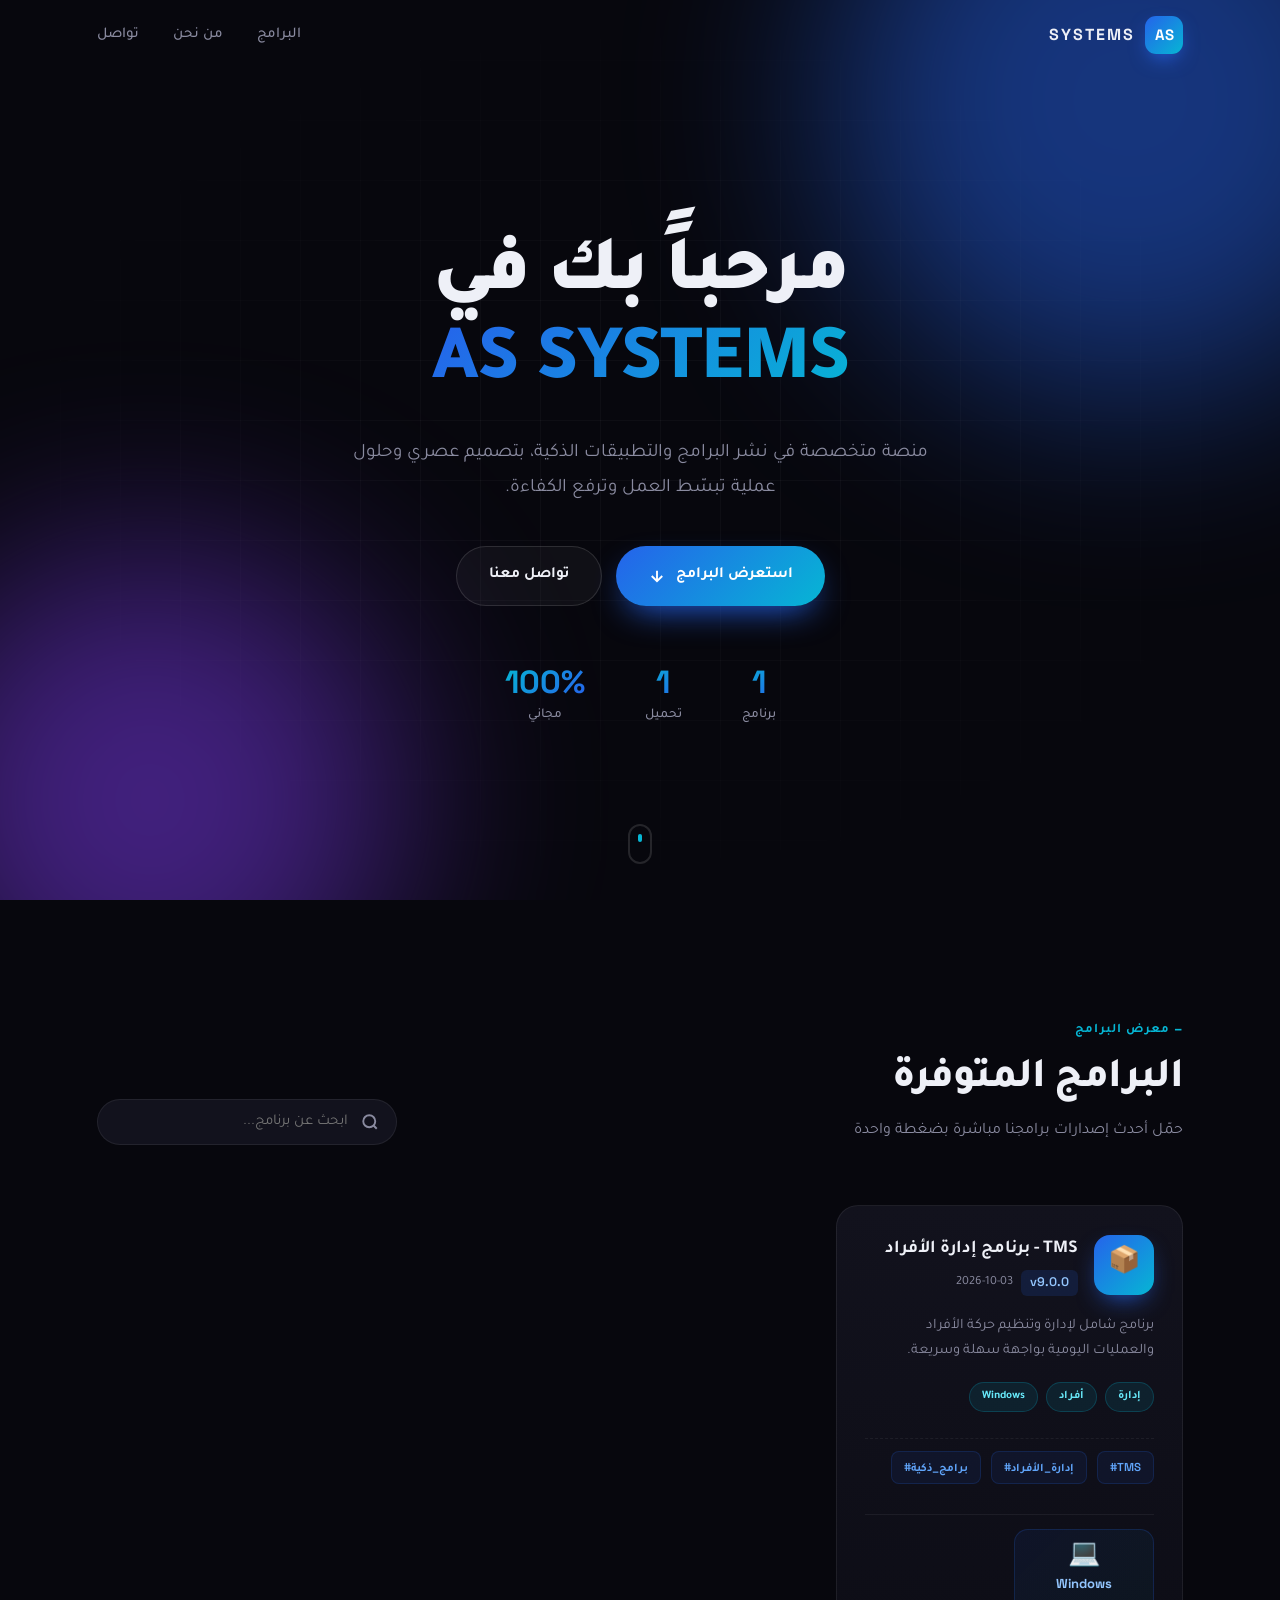
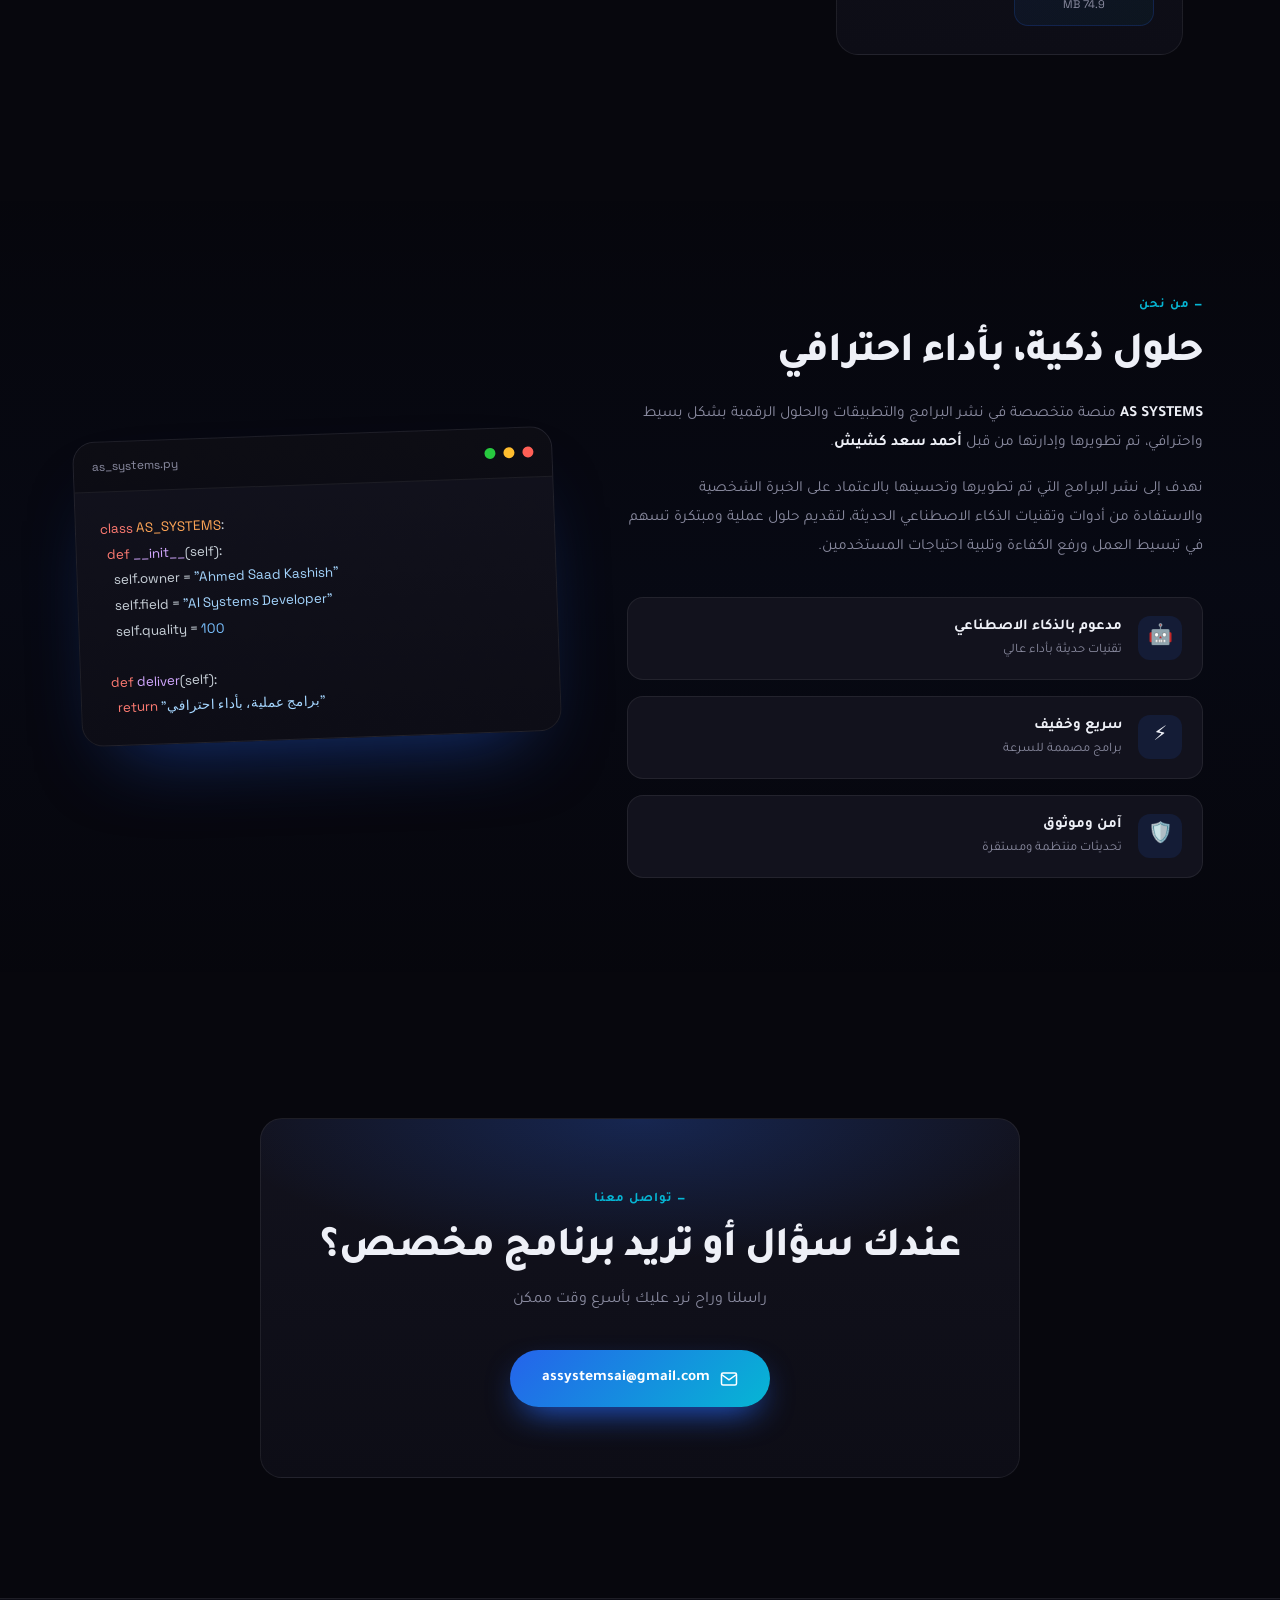
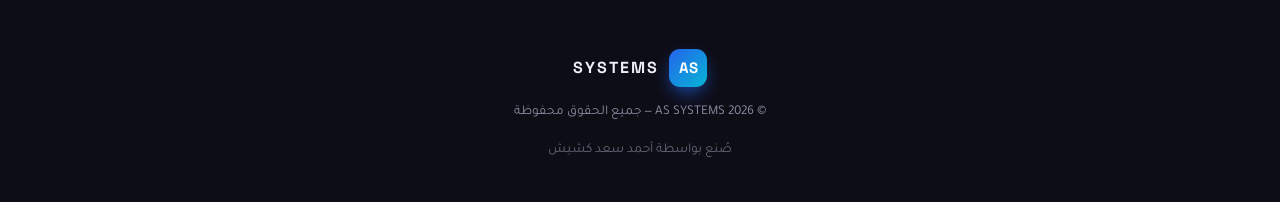
<file: index.html>
<!DOCTYPE html>
<html lang="ar" dir="rtl">
<head>
<meta charset="UTF-8" />
<meta name="viewport" content="width=device-width, initial-scale=1.0" />
<meta name="description" content="AS SYSTEMS — منصة نشر البرامج والتطبيقات الذكية من تطوير أحمد سعد كشيش" />
<meta name="keywords" content="AS SYSTEMS, أحمد سعد كشيش, برامج, تطبيقات, ذكاء اصطناعي" />
<meta name="theme-color" content="#07070d" />
<title>AS SYSTEMS — برامج وحلول ذكية</title>

<link rel="preconnect" href="https://fonts.googleapis.com">
<link rel="preconnect" href="https://fonts.gstatic.com" crossorigin>
<link rel="preload" as="style" href="https://fonts.googleapis.com/css2?family=Tajawal:wght@400;500;700;800;900&family=Space+Grotesk:wght@500;600;700&display=swap">
<link rel="stylesheet" href="https://fonts.googleapis.com/css2?family=Tajawal:wght@400;500;700;800;900&family=Space+Grotesk:wght@500;600;700&display=swap">
<link rel="stylesheet" href="styles.css?v=4" />

<style>
  *{margin:0;padding:0;box-sizing:border-box}
  html,body{background:#07070d;color:#eef0f7;font-family:'Tajawal',system-ui,sans-serif;overflow-x:hidden}
  body{opacity:0;transition:opacity .3s ease}
  body.loaded{opacity:1}
  #preloader{position:fixed;inset:0;z-index:9999;background:#07070d;display:flex;align-items:center;justify-content:center;transition:opacity .4s ease,visibility .4s ease}
  #preloader.hidden{opacity:0;visibility:hidden}
  .loader-logo{font-family:'Space Grotesk',sans-serif;font-size:28px;font-weight:700;color:#eef0f7;display:flex;align-items:center;gap:12px}
  .loader-mark{width:44px;height:44px;border-radius:12px;background:linear-gradient(135deg,#2563eb,#06b6d4);display:grid;place-items:center;color:#fff;font-size:16px;animation:loadPulse 1.5s ease-in-out infinite}
  @keyframes loadPulse{0%,100%{transform:scale(1);box-shadow:0 0 0 0 rgba(37,99,235,.4)}50%{transform:scale(1.05);box-shadow:0 0 0 15px rgba(37,99,235,0)}}
</style>
</head>
<body>

<div id="preloader">
  <div class="loader-logo">
    <span class="loader-mark">AS</span>
    <span>SYSTEMS</span>
  </div>
</div>

<header class="nav" id="nav">
  <div class="nav-inner">
    <a href="#" class="logo">
      <span class="logo-mark">AS</span>
      <span class="logo-text">SYSTEMS</span>
    </a>
    <nav class="nav-links">
      <a href="#apps">البرامج</a>
      <a href="#about">من نحن</a>
      <a href="#contact">تواصل</a>
    </nav>
    <button class="menu-btn" id="menuBtn" aria-label="القائمة">
      <span></span><span></span><span></span>
    </button>
  </div>
</header>

<section class="hero">
  <div class="hero-bg">
    <div class="orb orb-1"></div>
    <div class="orb orb-2"></div>
    <div class="grid-lines"></div>
  </div>
  <div class="hero-content">
    <h1>
      مرحباً بك في
      <br>
      <span class="grad">AS SYSTEMS</span>
    </h1>
    <p class="hero-sub">
      منصة متخصصة في نشر البرامج والتطبيقات الذكية،
      بتصميم عصري وحلول عملية تبسّط العمل وترفع الكفاءة.
    </p>
    <div class="hero-actions">
      <a href="#apps" class="btn btn-primary">
        استعرض البرامج
        <svg width="18" height="18" viewBox="0 0 24 24" fill="none" stroke="currentColor" stroke-width="2.5"><path d="M12 5v14M5 12l7 7 7-7"/></svg>
      </a>
      <a href="#contact" class="btn btn-ghost">تواصل معنا</a>
    </div>
    <div class="hero-stats">
      <div class="stat">
        <div class="stat-num" id="statApps">0</div>
        <div class="stat-lbl">برنامج</div>
      </div>
      <div class="stat">
        <div class="stat-num" id="statDownloads">0</div>
        <div class="stat-lbl">تحميل</div>
      </div>
      <div class="stat">
        <div class="stat-num">100%</div>
        <div class="stat-lbl">مجاني</div>
      </div>
    </div>
  </div>
  <div class="scroll-hint"><span></span></div>
</section>

<section class="section" id="apps">
  <div class="section-head">
    <div>
      <div class="eyebrow">— معرض البرامج</div>
      <h2>البرامج المتوفرة</h2>
      <p class="section-desc">حمّل أحدث إصدارات برامجنا مباشرة بضغطة واحدة</p>
    </div>
    <div class="search-wrap">
      <svg width="18" height="18" viewBox="0 0 24 24" fill="none" stroke="currentColor" stroke-width="2.5">
        <circle cx="11" cy="11" r="8"/><path d="m21 21-4.3-4.3"/>
      </svg>
      <input id="search" type="text" placeholder="ابحث عن برنامج..." />
    </div>
  </div>
  <div id="appsGrid" class="grid">
    <div class="skeleton"></div>
    <div class="skeleton"></div>
    <div class="skeleton"></div>
  </div>
</section>

<section class="section section-alt" id="about">
  <div class="about-grid">
    <div class="about-text">
      <div class="eyebrow">— من نحن</div>
      <h2>حلول ذكية، بأداء احترافي</h2>
      <p>
        <strong>AS SYSTEMS</strong> منصة متخصصة في نشر البرامج والتطبيقات والحلول الرقمية
        بشكل بسيط واحترافي، تم تطويرها وإدارتها من قبل
        <strong>أحمد سعد كشيش</strong>.
      </p>
      <p>
        نهدف إلى نشر البرامج التي تم تطويرها وتحسينها بالاعتماد على الخبرة الشخصية
        والاستفادة من أدوات وتقنيات الذكاء الاصطناعي الحديثة، لتقديم حلول عملية
        ومبتكرة تسهم في تبسيط العمل ورفع الكفاءة وتلبية احتياجات المستخدمين.
      </p>
      <div class="about-features">
        <div class="feat">
          <div class="feat-ico">🤖</div>
          <div>
            <div class="feat-t">مدعوم بالذكاء الاصطناعي</div>
            <div class="feat-d">تقنيات حديثة بأداء عالي</div>
          </div>
        </div>
        <div class="feat">
          <div class="feat-ico">⚡</div>
          <div>
            <div class="feat-t">سريع وخفيف</div>
            <div class="feat-d">برامج مصممة للسرعة</div>
          </div>
        </div>
        <div class="feat">
          <div class="feat-ico">🛡️</div>
          <div>
            <div class="feat-t">آمن وموثوق</div>
            <div class="feat-d">تحديثات منتظمة ومستقرة</div>
          </div>
        </div>
      </div>
    </div>
    <div class="about-visual">
      <div class="code-card">
        <div class="code-head">
          <span class="dot red"></span>
          <span class="dot yellow"></span>
          <span class="dot green"></span>
          <span class="code-title">as_systems.py</span>
        </div>
        <pre class="code-body"><span class="c-key">class</span> <span class="c-cls">AS_SYSTEMS</span>:
  <span class="c-key">def</span> <span class="c-fn">__init__</span>(self):
    self.owner = <span class="c-str">"Ahmed Saad Kashish"</span>
    self.field = <span class="c-str">"AI Systems Developer"</span>
    self.quality = <span class="c-num">100</span>

  <span class="c-key">def</span> <span class="c-fn">deliver</span>(self):
    <span class="c-key">return</span> <span class="c-str">"برامج عملية، بأداء احترافي"</span></pre>
      </div>
    </div>
  </div>
</section>

<section class="section" id="contact">
  <div class="contact-box">
    <div class="eyebrow">— تواصل معنا</div>
    <h2>عندك سؤال أو تريد برنامج مخصص؟</h2>
    <p class="section-desc">راسلنا وراح نرد عليك بأسرع وقت ممكن</p>
    <div class="contact-actions">
      <a href="mailto:assystemsai@gmail.com" class="btn btn-primary">
        <svg width="18" height="18" viewBox="0 0 24 24" fill="none" stroke="currentColor" stroke-width="2"><rect x="2" y="4" width="20" height="16" rx="2"/><path d="m22 6-10 7L2 6"/></svg>
        assystemsai@gmail.com
      </a>
    </div>
  </div>
</section>

<footer>
  <div class="footer-inner">
    <div class="logo">
      <span class="logo-mark">AS</span>
      <span class="logo-text">SYSTEMS</span>
    </div>
    <p>© <span id="year"></span> AS SYSTEMS — جميع الحقوق محفوظة</p>
    <p class="footer-credit">صُنع بواسطة أحمد سعد كشيش</p>
  </div>
</footer>

<div class="modal-overlay" id="downloadModal">
  <div class="modal-box">
    <button class="modal-close" id="modalClose" aria-label="إغلاق">✕</button>

    <div class="modal-icon">📥</div>
    <h3 class="modal-title">قبل التحميل</h3>
    <p class="modal-sub">
      الرجاء إدخال معلوماتك لتحميل <strong id="modalAppName"></strong>
    </p>

    <form id="downloadForm" class="modal-form">
      <div class="form-group">
        <label for="userName">الاسم الكامل *</label>
        <input type="text" id="userName" required placeholder="مثال: أحمد محمد" />
      </div>
      <div class="form-group">
        <label for="userOrg">المؤسسة / جهة العمل *</label>
        <input type="text" id="userOrg" required placeholder="مثال: شركة النور" />
      </div>
      <div class="form-group">
        <label for="userEmail">البريد الإلكتروني *</label>
        <input type="email" id="userEmail" required placeholder="you@example.com" />
      </div>
      <button type="submit" class="btn btn-primary modal-submit" id="modalSubmit">
        <span>تأكيد التحميل</span>
        <svg width="18" height="18" viewBox="0 0 24 24" fill="none" stroke="currentColor" stroke-width="2.5">
          <path d="M21 15v4a2 2 0 0 1-2 2H5a2 2 0 0 1-2-2v-4"/>
          <polyline points="7 10 12 15 17 10"/>
          <line x1="12" y1="15" x2="12" y2="3"/>
        </svg>
      </button>
      <p class="modal-privacy">
        🔒 معلوماتك محفوظة ولا تُستخدم إلا للتواصل معك بخصوص التحديثات
      </p>
    </form>

    <div class="modal-success" id="modalSuccess">
      <div class="success-icon">✅</div>
      <h3>شكراً لك!</h3>
      <p>تم تسجيل بياناتك بنجاح</p>
      <p class="small">سيبدأ التحميل تلقائياً...</p>
      <a href="#" id="modalDownloadLink" class="btn btn-primary">التحميل الآن</a>
    </div>
  </div>
</div>

<script src="script.js?v=4"></script>

<script>
  window.addEventListener('load', function() {
    setTimeout(function() {
      var p = document.getElementById('preloader');
      if (p) p.classList.add('hidden');
      document.body.classList.add('loaded');
    }, 200);
  });
  setTimeout(function() {
    var p = document.getElementById('preloader');
    if (p) p.classList.add('hidden');
    document.body.classList.add('loaded');
  }, 3000);
</script>
</body>
</html>
</file>
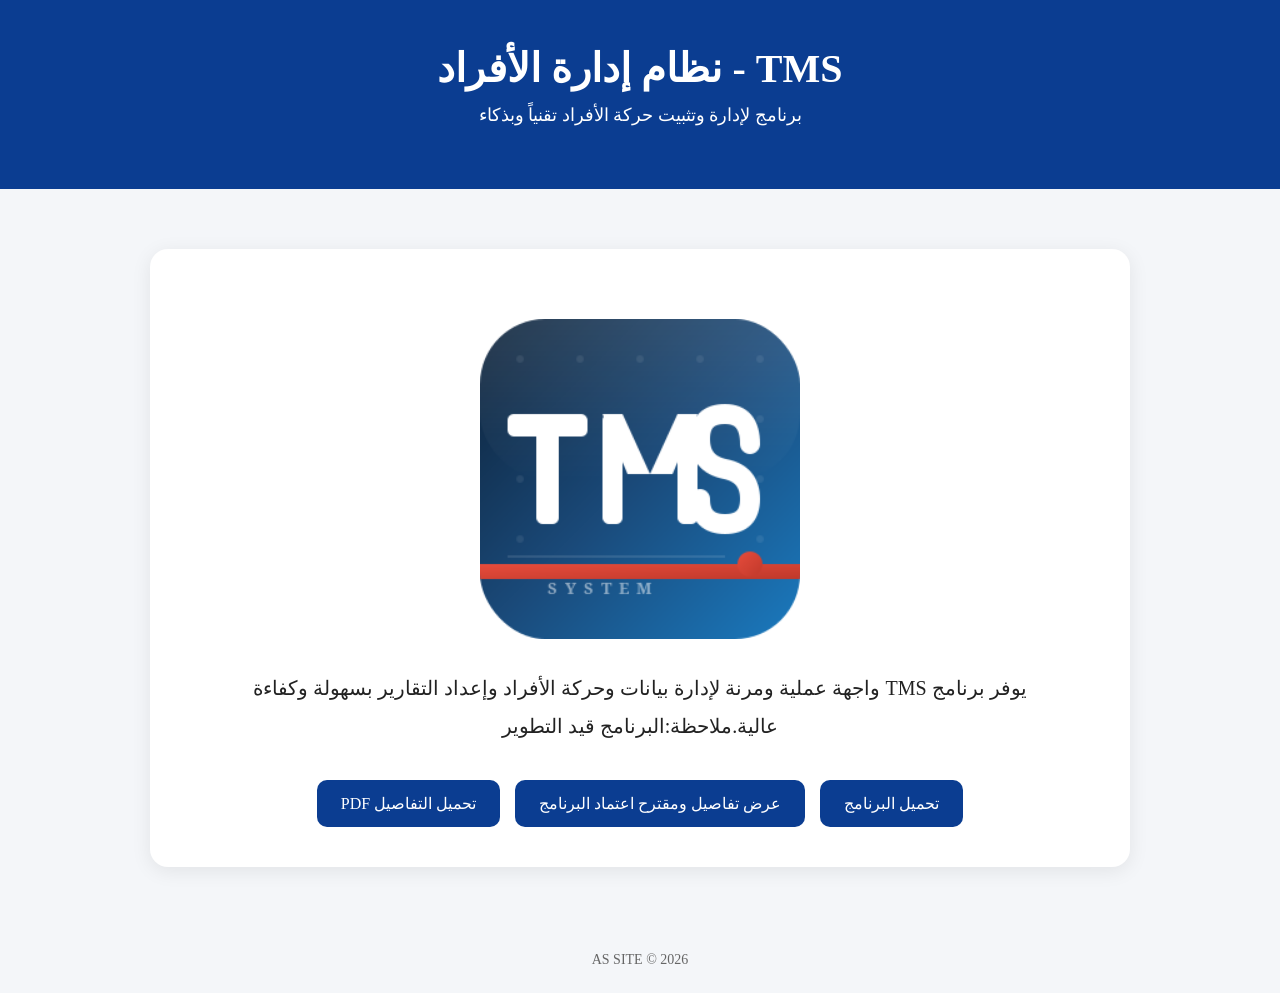
<file: tms.html>
<!DOCTYPE html>
<html lang="ar" dir="rtl">

<head>
<meta charset="UTF-8">
<meta name="viewport" content="width=device-width, initial-scale=1.0">

<title>TMS - AS SITE</title>

<style>

body{
    margin:0;
    font-family:'Segoe UI',Tahoma;
    background:#f4f6f9;
    color:#222;
}

/* الهيدر */

header{
    background:#0b3d91;
    color:white;
    text-align:center;
    padding:45px 20px;
}

header h1{
    margin:0;
    font-size:40px;
}

header p{
    margin-top:12px;
    font-size:18px;
}

/* المحتوى */

.container{
    max-width:900px;
    margin:60px auto;
    background:white;
    padding:40px;
    border-radius:18px;
    box-shadow:0 4px 20px rgba(0,0,0,0.08);
    text-align:center;
}

/* صورة البرنامج */

.app-image{
    width:320px;
    max-width:100%;
    border-radius:16px;
    margin:30px auto;
    display:block;
}

/* الوصف */

.description{
    font-size:20px;
    line-height:1.9;
    margin-bottom:35px;
}

/* الأزرار */

.buttons{
    display:flex;
    justify-content:center;
    gap:15px;
    flex-wrap:wrap;
}

.btn{
    background:#0b3d91;
    color:white;
    text-decoration:none;
    padding:14px 24px;
    border-radius:10px;
    font-size:16px;
    transition:0.3s;
}

.btn:hover{
    background:#082c69;
    transform:translateY(-2px);
}

/* الفوتر */

footer{
    text-align:center;
    padding:25px;
    color:#666;
    font-size:14px;
}

</style>
</head>

<body>

<header>

    <h1>TMS - نظام إدارة الأفراد</h1>

    <p>
        برنامج لإدارة وتثبيت حركة الأفراد تقنياً وبذكاء
    </p>

</header>

<div class="container">

    <!-- صورة البرنامج -->

    <img src="tms.png" alt="TMS" class="app-image">

    <!-- وصف -->

    <div class="description">

        يوفر برنامج TMS واجهة عملية ومرنة لإدارة بيانات
        وحركة الأفراد وإعداد التقارير بسهولة وكفاءة عالية.ملاحظة:البرنامج قيد التطوير

    </div>

    <!-- الأزرار -->

    <div class="buttons">

        <!-- تحميل البرنامج -->

        <a href="https://github.com/ahmeds2ad/as-site/releases/download/v1.0/TMS.zip"
           target="_blank"
           class="btn">

           تحميل البرنامج

        </a>

        <!-- عرض PDF داخل المتصفح -->

        <a href="https://docs.google.com/gview?embedded=1&url=https://github.com/ahmeds2ad/as-site/releases/download/v1.0/TMS-info.pdf"
           target="_blank"
           class="btn">

           عرض تفاصيل ومقترح اعتماد البرنامج

        </a>

        <!-- تحميل PDF -->

        <a href="https://github.com/ahmeds2ad/as-site/releases/download/v1.0/TMS-info.pdf"
           download
           class="btn">

           تحميل التفاصيل PDF

        </a>

    </div>

</div>

<footer>

    AS SITE © 2026

</footer>

</body>
</html>
</file>
<file: styles.css>
/* ================= ROOT ================= */
:root{
  --bg:#07070d; --bg-2:#0d0d16; --surface:#12121d; --surface-2:#181826;
  --border:rgba(255,255,255,.07); --border-2:rgba(255,255,255,.12);
  --text:#eef0f7; --muted:#8a8ba0;
  --accent:#2563eb; --accent-2:#06b6d4; --accent-3:#7c3aed;
  --radius:16px; --radius-lg:22px;
  --ease:cubic-bezier(.22,1,.36,1);
}
*{margin:0;padding:0;box-sizing:border-box}
html{scroll-behavior:smooth}
body{background:var(--bg);color:var(--text);font-family:'Tajawal',system-ui,sans-serif;line-height:1.75;overflow-x:hidden;-webkit-font-smoothing:antialiased;opacity:0;transition:opacity .3s ease}
body.loaded{opacity:1}
a{color:inherit;text-decoration:none}
img{max-width:100%;display:block}
::selection{background:var(--accent);color:#fff}
::-webkit-scrollbar{width:10px}
::-webkit-scrollbar-track{background:var(--bg)}
::-webkit-scrollbar-thumb{background:var(--surface-2);border-radius:10px}
::-webkit-scrollbar-thumb:hover{background:var(--accent)}

/* ================= NAV ================= */
.nav{position:fixed;top:0;left:0;right:0;z-index:100;padding:16px 0;transition:.4s var(--ease)}
.nav.scrolled{background:rgba(7,7,13,.75);backdrop-filter:blur(20px);-webkit-backdrop-filter:blur(20px);border-bottom:1px solid var(--border);padding:10px 0}
.nav-inner{max-width:1240px;margin:auto;padding:0 6vw;display:flex;align-items:center;justify-content:space-between}
.logo{display:flex;align-items:center;gap:10px;font-weight:800}
.logo-mark{width:38px;height:38px;border-radius:11px;background:linear-gradient(135deg,var(--accent),var(--accent-2));display:grid;place-items:center;font-family:'Space Grotesk';font-weight:700;font-size:15px;color:#fff;box-shadow:0 8px 20px -6px var(--accent)}
.logo-text{font-family:'Space Grotesk';letter-spacing:2px;font-size:16px}
.nav-links{display:flex;gap:34px}
.nav-links a{color:var(--muted);font-size:15px;font-weight:500;position:relative;transition:.3s}
.nav-links a::after{content:'';position:absolute;bottom:-6px;right:0;width:0;height:2px;border-radius:2px;background:linear-gradient(90deg,var(--accent),var(--accent-2));transition:.35s var(--ease)}
.nav-links a:hover{color:var(--text)}
.nav-links a:hover::after{width:100%}
.menu-btn{display:none;background:none;border:none;cursor:pointer;flex-direction:column;gap:5px;padding:8px}
.menu-btn span{width:24px;height:2px;background:var(--text);border-radius:2px;transition:.3s var(--ease)}

/* ================= HERO ================= */
.hero{min-height:100vh;position:relative;display:grid;place-items:center;padding:140px 6vw 80px;overflow:hidden}
.hero-bg{position:absolute;inset:0;pointer-events:none;overflow:hidden}
.orb{position:absolute;border-radius:50%;filter:blur(100px);opacity:.5}
.orb-1{width:600px;height:600px;background:var(--accent);top:-200px;right:-150px;animation:float 14s ease-in-out infinite}
.orb-2{width:500px;height:500px;background:var(--accent-3);bottom:-150px;left:-100px;animation:float 18s ease-in-out infinite reverse}
.grid-lines{position:absolute;inset:0;background-image:linear-gradient(rgba(255,255,255,.03) 1px,transparent 1px),linear-gradient(90deg,rgba(255,255,255,.03) 1px,transparent 1px);background-size:60px 60px;mask-image:radial-gradient(ellipse at center,#000 20%,transparent 75%);-webkit-mask-image:radial-gradient(ellipse at center,#000 20%,transparent 75%)}
@keyframes float{0%,100%{transform:translate(0,0)}50%{transform:translate(40px,-40px)}}
.hero-content{position:relative;text-align:center;max-width:820px;z-index:2;animation:fadeUp 1s var(--ease) both}
.hero h1{font-size:clamp(38px,7.5vw,78px);font-weight:900;line-height:1.15;letter-spacing:-2px;margin-bottom:24px}
.grad{background:linear-gradient(135deg,var(--accent) 0%,var(--accent-2) 50%,var(--accent-3) 100%);background-size:200% 200%;-webkit-background-clip:text;background-clip:text;color:transparent;animation:gradShift 6s ease infinite;display:inline-block}
@keyframes gradShift{0%,100%{background-position:0% 50%}50%{background-position:100% 50%}}
.hero-sub{font-size:clamp(15px,1.8vw,19px);color:var(--muted);max-width:620px;margin:0 auto 40px;line-height:1.85}
.hero-actions{display:flex;gap:14px;justify-content:center;flex-wrap:wrap;margin-bottom:60px}
.btn{display:inline-flex;align-items:center;gap:10px;padding:15px 32px;border-radius:100px;font-family:inherit;font-size:15.5px;font-weight:700;cursor:pointer;border:none;transition:.35s var(--ease);white-space:nowrap}
.btn-primary{background:linear-gradient(135deg,var(--accent),var(--accent-2));color:#fff;box-shadow:0 14px 34px -12px var(--accent)}
.btn-primary:hover{transform:translateY(-3px);box-shadow:0 22px 45px -12px var(--accent);filter:brightness(1.08)}
.btn-ghost{background:rgba(255,255,255,.04);border:1px solid var(--border-2);color:var(--text)}
.btn-ghost:hover{background:rgba(255,255,255,.08);border-color:var(--accent)}
.hero-stats{display:flex;justify-content:center;gap:60px;flex-wrap:wrap}
.stat{text-align:center}
.stat-num{font-family:'Space Grotesk';font-size:32px;font-weight:700;background:linear-gradient(135deg,var(--accent-2),var(--accent));-webkit-background-clip:text;background-clip:text;color:transparent;line-height:1;margin-bottom:6px}
.stat-lbl{font-size:13.5px;color:var(--muted);font-weight:500}
.scroll-hint{position:absolute;bottom:36px;left:50%;transform:translateX(-50%)}
.scroll-hint span{display:block;width:24px;height:40px;border:2px solid var(--border-2);border-radius:100px;position:relative}
.scroll-hint span::after{content:'';position:absolute;top:8px;left:50%;transform:translateX(-50%);width:4px;height:8px;border-radius:2px;background:var(--accent-2);animation:scrollDot 1.8s ease-in-out infinite}
@keyframes scrollDot{0%{top:8px;opacity:1}100%{top:22px;opacity:0}}

/* ================= SECTION ================= */
.section{padding:120px 6vw;max-width:1240px;margin:auto;position:relative}
.section-alt{max-width:none;background:linear-gradient(180deg,transparent,rgba(37,99,235,.03),transparent);padding:120px 6vw}
.section-head{display:flex;justify-content:space-between;align-items:flex-end;gap:30px;flex-wrap:wrap;margin-bottom:60px}
.eyebrow{font-size:13px;color:var(--accent-2);font-weight:700;letter-spacing:1px;margin-bottom:12px}
.section h2{font-size:clamp(28px,4.5vw,42px);font-weight:800;letter-spacing:-1px;line-height:1.2;margin-bottom:12px}
.section-desc{color:var(--muted);font-size:16px}
.search-wrap{position:relative;flex-shrink:0}
.search-wrap svg{position:absolute;top:50%;right:18px;transform:translateY(-50%);color:var(--muted);pointer-events:none}
#search{width:300px;padding:13px 48px 13px 20px;background:var(--surface);border:1px solid var(--border);border-radius:100px;color:var(--text);font-family:inherit;font-size:15px;outline:none;transition:.3s var(--ease)}
#search:focus{border-color:var(--accent);box-shadow:0 0 0 4px rgba(37,99,235,.12)}

/* ================= GRID & CARDS ================= */
.grid{display:grid;gap:22px;grid-template-columns:repeat(auto-fill,minmax(330px,1fr))}
.card{position:relative;background:linear-gradient(180deg,var(--surface),var(--bg-2));border:1px solid var(--border);border-radius:var(--radius-lg);padding:28px;display:flex;flex-direction:column;gap:18px;overflow:hidden;transition:.45s var(--ease);animation:fadeUp .6s var(--ease) both}
.card::before{content:'';position:absolute;inset:0;background:radial-gradient(500px 200px at 100% 0%,rgba(37,99,235,.18),transparent 70%);opacity:0;transition:.45s;pointer-events:none}
.card:hover{transform:translateY(-6px);border-color:rgba(37,99,235,.4);box-shadow:0 30px 60px -30px rgba(37,99,235,.5)}
.card:hover::before{opacity:1}
.card-head{display:flex;gap:16px;align-items:center}
.card-icon{width:60px;height:60px;border-radius:16px;background:linear-gradient(135deg,var(--accent),var(--accent-2));display:grid;place-items:center;font-size:26px;flex-shrink:0;box-shadow:0 10px 26px -10px var(--accent);overflow:hidden}
.card-icon img{width:100%;height:100%;object-fit:cover}
.card-title-wrap{min-width:0;flex:1}
.card-title{font-size:18px;font-weight:700;margin-bottom:4px;overflow:hidden;text-overflow:ellipsis;white-space:nowrap}
.card-ver{font-size:12.5px;color:var(--muted);display:flex;align-items:center;gap:8px;flex-wrap:wrap}
.chip-ver{padding:2px 9px;border-radius:6px;background:rgba(37,99,235,.15);color:#93c5fd;font-weight:600;font-family:'Space Grotesk'}
.card-desc{color:var(--muted);font-size:14.5px;flex-grow:1;display:-webkit-box;-webkit-line-clamp:3;-webkit-box-orient:vertical;overflow:hidden}

/* Tags */
.tags{display:flex;flex-wrap:wrap;gap:8px}
.tag{font-size:11.5px;padding:4px 12px;border-radius:100px;background:rgba(6,182,212,.1);color:#67e8f9;border:1px solid rgba(6,182,212,.22);font-weight:600}

/* Hashtags */
.hashtags{display:flex;flex-wrap:wrap;gap:10px;margin-top:8px;padding-top:12px;border-top:1px dashed rgba(255,255,255,.06)}
.hashtag{display:inline-block;font-size:11.5px;padding:5px 12px;border-radius:8px;background:rgba(37,99,235,.08);color:#60a5fa;border:1px solid rgba(37,99,235,.18);font-weight:600;font-family:'Space Grotesk','Tajawal',sans-serif;transition:.25s var(--ease);direction:ltr;white-space:nowrap}
.hashtag:hover{background:rgba(37,99,235,.18);border-color:rgba(37,99,235,.4);color:#93c5fd;transform:translateY(-2px)}

/* Platforms */
.platforms{display:grid;grid-template-columns:repeat(auto-fill,minmax(130px,1fr));gap:10px;margin-top:12px;padding-top:14px;border-top:1px solid rgba(255,255,255,.06)}
.platform-btn{position:relative;display:flex;flex-direction:column;align-items:center;justify-content:center;gap:5px;padding:14px 10px;background:linear-gradient(135deg,rgba(37,99,235,.08),rgba(6,182,212,.05));border:1px solid rgba(37,99,235,.2);border-radius:14px;text-decoration:none;color:var(--text);transition:.3s var(--ease);cursor:pointer;font-family:inherit;width:100%}
.platform-btn:hover{transform:translateY(-3px);border-color:var(--accent);background:linear-gradient(135deg,rgba(37,99,235,.15),rgba(6,182,212,.1));box-shadow:0 12px 28px -14px var(--accent)}
.platform-icon{font-size:26px;line-height:1}
.platform-name{font-size:13px;font-weight:700;color:#93c5fd;font-family:'Space Grotesk','Tajawal',sans-serif}
.platform-size{font-size:11px;color:var(--muted);font-family:'Space Grotesk',sans-serif}

/* Download Badge */
.download-badge{display:inline-flex;align-items:center;gap:5px;font-size:11px;color:#22c55e;font-weight:600;padding:3px 9px;border-radius:100px;background:rgba(34,197,94,.1);border:1px solid rgba(34,197,94,.25);margin-top:4px;font-family:'Space Grotesk',sans-serif;direction:ltr}

/* Skeletons */
.skeleton{height:230px;border-radius:var(--radius-lg);background:linear-gradient(90deg,var(--surface) 25%,var(--surface-2) 50%,var(--surface) 75%);background-size:200% 100%;animation:shimmer 1.4s infinite}
@keyframes shimmer{0%{background-position:200% 0}100%{background-position:-200% 0}}
.empty{grid-column:1/-1;text-align:center;padding:80px 20px;color:var(--muted)}
.empty-icon{font-size:48px;margin-bottom:12px}

/* ================= ABOUT ================= */
.about-grid{max-width:1240px;margin:auto;display:grid;grid-template-columns:1.2fr 1fr;gap:70px;align-items:center}
.about-text h2{font-size:clamp(28px,4.5vw,42px);font-weight:800;letter-spacing:-1px;line-height:1.2;margin-bottom:20px}
.about-text p{color:var(--muted);font-size:15.5px;line-height:1.9;margin-bottom:16px}
.about-text strong{color:var(--text)}
.about-features{display:grid;gap:16px;margin-top:34px}
.feat{display:flex;gap:16px;align-items:center;padding:16px 20px;background:var(--surface);border:1px solid var(--border);border-radius:var(--radius);transition:.35s var(--ease)}
.feat:hover{border-color:rgba(37,99,235,.4);transform:translateX(-6px);background:var(--surface-2)}
.feat-ico{width:44px;height:44px;border-radius:12px;background:rgba(37,99,235,.12);display:grid;place-items:center;font-size:20px;flex-shrink:0}
.feat-t{font-weight:700;font-size:15px}
.feat-d{color:var(--muted);font-size:13px}
.about-visual{position:relative}
.code-card{background:linear-gradient(180deg,var(--surface),var(--bg-2));border:1px solid var(--border);border-radius:var(--radius-lg);overflow:hidden;box-shadow:0 40px 80px -40px rgba(37,99,235,.5);transform:rotate(-2deg);transition:.5s var(--ease)}
.code-card:hover{transform:rotate(0) scale(1.02)}
.code-head{display:flex;align-items:center;gap:8px;padding:14px 18px;background:rgba(0,0,0,.3);border-bottom:1px solid var(--border)}
.dot{width:11px;height:11px;border-radius:50%}
.dot.red{background:#ff5f56}
.dot.yellow{background:#ffbd2e}
.dot.green{background:#27c93f}
.code-title{margin-inline-start:auto;font-family:'Space Grotesk';font-size:12px;color:var(--muted)}
.code-body{padding:24px;font-family:'Space Grotesk','Courier New',monospace;font-size:13.5px;line-height:1.9;color:#c9d1d9;direction:ltr;text-align:left;overflow-x:auto}
.c-key{color:#ff7b72}
.c-cls{color:#ffa657}
.c-fn{color:#d2a8ff}
.c-str{color:#a5d6ff}
.c-num{color:#79c0ff}

/* ================= CONTACT ================= */
.contact-box{text-align:center;max-width:760px;margin:auto;padding:70px 40px;background:linear-gradient(180deg,var(--surface),var(--bg-2));border:1px solid var(--border);border-radius:var(--radius-lg);position:relative;overflow:hidden}
.contact-box::before{content:'';position:absolute;inset:0;background:radial-gradient(600px 200px at 50% 0%,rgba(37,99,235,.25),transparent 70%);pointer-events:none}
.contact-box > *{position:relative}
.contact-actions{display:flex;justify-content:center;gap:14px;flex-wrap:wrap;margin-top:36px}

/* ================= FOOTER ================= */
footer{border-top:1px solid var(--border);padding:50px 6vw 40px;background:var(--bg-2)}
.footer-inner{max-width:1240px;margin:auto;display:flex;flex-direction:column;align-items:center;gap:14px;text-align:center}
.footer-inner p{color:var(--muted);font-size:13.5px}
.footer-credit{font-size:12.5px;opacity:.7}

/* ================= MODAL ================= */
.modal-overlay{position:fixed;inset:0;z-index:9998;background:rgba(0,0,0,.75);backdrop-filter:blur(8px);-webkit-backdrop-filter:blur(8px);display:flex;align-items:center;justify-content:center;padding:20px;opacity:0;visibility:hidden;transition:.3s var(--ease)}
.modal-overlay.active{opacity:1;visibility:visible}
.modal-box{position:relative;background:linear-gradient(180deg,var(--surface),var(--bg-2));border:1px solid var(--border-2);border-radius:24px;padding:36px 32px 28px;max-width:440px;width:100%;max-height:90vh;overflow-y:auto;box-shadow:0 40px 80px -20px rgba(37,99,235,.5);transform:translateY(20px) scale(.95);transition:.4s var(--ease)}
.modal-overlay.active .modal-box{transform:translateY(0) scale(1)}
.modal-close{position:absolute;top:14px;left:14px;width:36px;height:36px;border-radius:10px;background:rgba(255,255,255,.05);border:1px solid var(--border);color:var(--muted);font-size:16px;cursor:pointer;transition:.25s;display:grid;place-items:center}
.modal-close:hover{background:rgba(239,68,68,.15);color:#ef4444;border-color:#ef4444}
.modal-icon{font-size:44px;text-align:center;margin-bottom:14px}
.modal-title{font-size:22px;font-weight:800;text-align:center;margin-bottom:8px}
.modal-sub{color:var(--muted);text-align:center;font-size:14.5px;margin-bottom:24px;line-height:1.6}
.modal-sub strong{color:#60a5fa;font-weight:700}
.modal-form{display:flex;flex-direction:column;gap:16px}
.form-group{display:flex;flex-direction:column;gap:6px}
.form-group label{font-size:13.5px;font-weight:600;color:var(--text);padding-right:4px}
.form-group input{padding:13px 16px;background:rgba(0,0,0,.25);border:1px solid var(--border-2);border-radius:12px;color:var(--text);font-family:inherit;font-size:14.5px;outline:none;transition:.25s var(--ease)}
.form-group input:focus{border-color:var(--accent);background:rgba(37,99,235,.05);box-shadow:0 0 0 4px rgba(37,99,235,.12)}
.form-group input::placeholder{color:var(--muted);opacity:.6}
.modal-submit{width:100%;justify-content:center;margin-top:6px;padding:14px 24px;font-size:15px}
.modal-submit:disabled{opacity:.6;cursor:not-allowed}
.modal-privacy{font-size:11.5px;color:var(--muted);text-align:center;line-height:1.6;margin-top:6px}
.modal-success{display:none;text-align:center;padding:10px 0}
.modal-success.active{display:block}
.modal-form.hidden{display:none}
.success-icon{font-size:56px;margin-bottom:16px;animation:successPop .5s var(--ease)}
@keyframes successPop{0%{transform:scale(0)}60%{transform:scale(1.15)}100%{transform:scale(1)}}
.modal-success h3{font-size:22px;font-weight:800;margin-bottom:8px}
.modal-success p{color:var(--muted);font-size:14px;margin-bottom:6px}
.modal-success .small{font-size:12.5px;opacity:.7}
.modal-success .btn{margin-top:18px;justify-content:center}

/* ================= ANIMATIONS ================= */
@keyframes fadeUp{from{opacity:0;transform:translateY(28px)}to{opacity:1;transform:translateY(0)}}
.reveal{opacity:0;transform:translateY(30px);transition:.8s var(--ease)}
.reveal.in{opacity:1;transform:translateY(0)}

/* ================= RESPONSIVE ================= */
@media(max-width:900px){
  .about-grid{grid-template-columns:1fr;gap:40px}
  .code-card{transform:none}
}
@media(max-width:768px){
  .nav-links{position:fixed;top:70px;right:6vw;left:6vw;flex-direction:column;gap:0;background:rgba(13,13,22,.97);backdrop-filter:blur(20px);border:1px solid var(--border);border-radius:var(--radius);padding:16px;transform:translateY(-20px);opacity:0;pointer-events:none;transition:.35s var(--ease)}
  .nav-links.open{transform:translateY(0);opacity:1;pointer-events:auto}
  .nav-links a{padding:14px 16px;border-radius:10px}
  .nav-links a:hover{background:rgba(255,255,255,.05)}
  .nav-links a::after{display:none}
  .menu-btn{display:flex}
  .section,.section-alt{padding:80px 6vw}
  .section-head{flex-direction:column;align-items:stretch}
  .search-wrap{width:100%}
  #search{width:100%}
  .hero{padding:120px 6vw 60px}
  .hero-stats{gap:30px}
  .stat-num{font-size:26px}
  .grid{grid-template-columns:1fr}
  .contact-box{padding:50px 24px}
  .scroll-hint{display:none}
  .modal-box{padding:28px 22px 22px}
}
@media(max-width:420px){.hero-actions .btn{width:100%;justify-content:center}}
</file>
